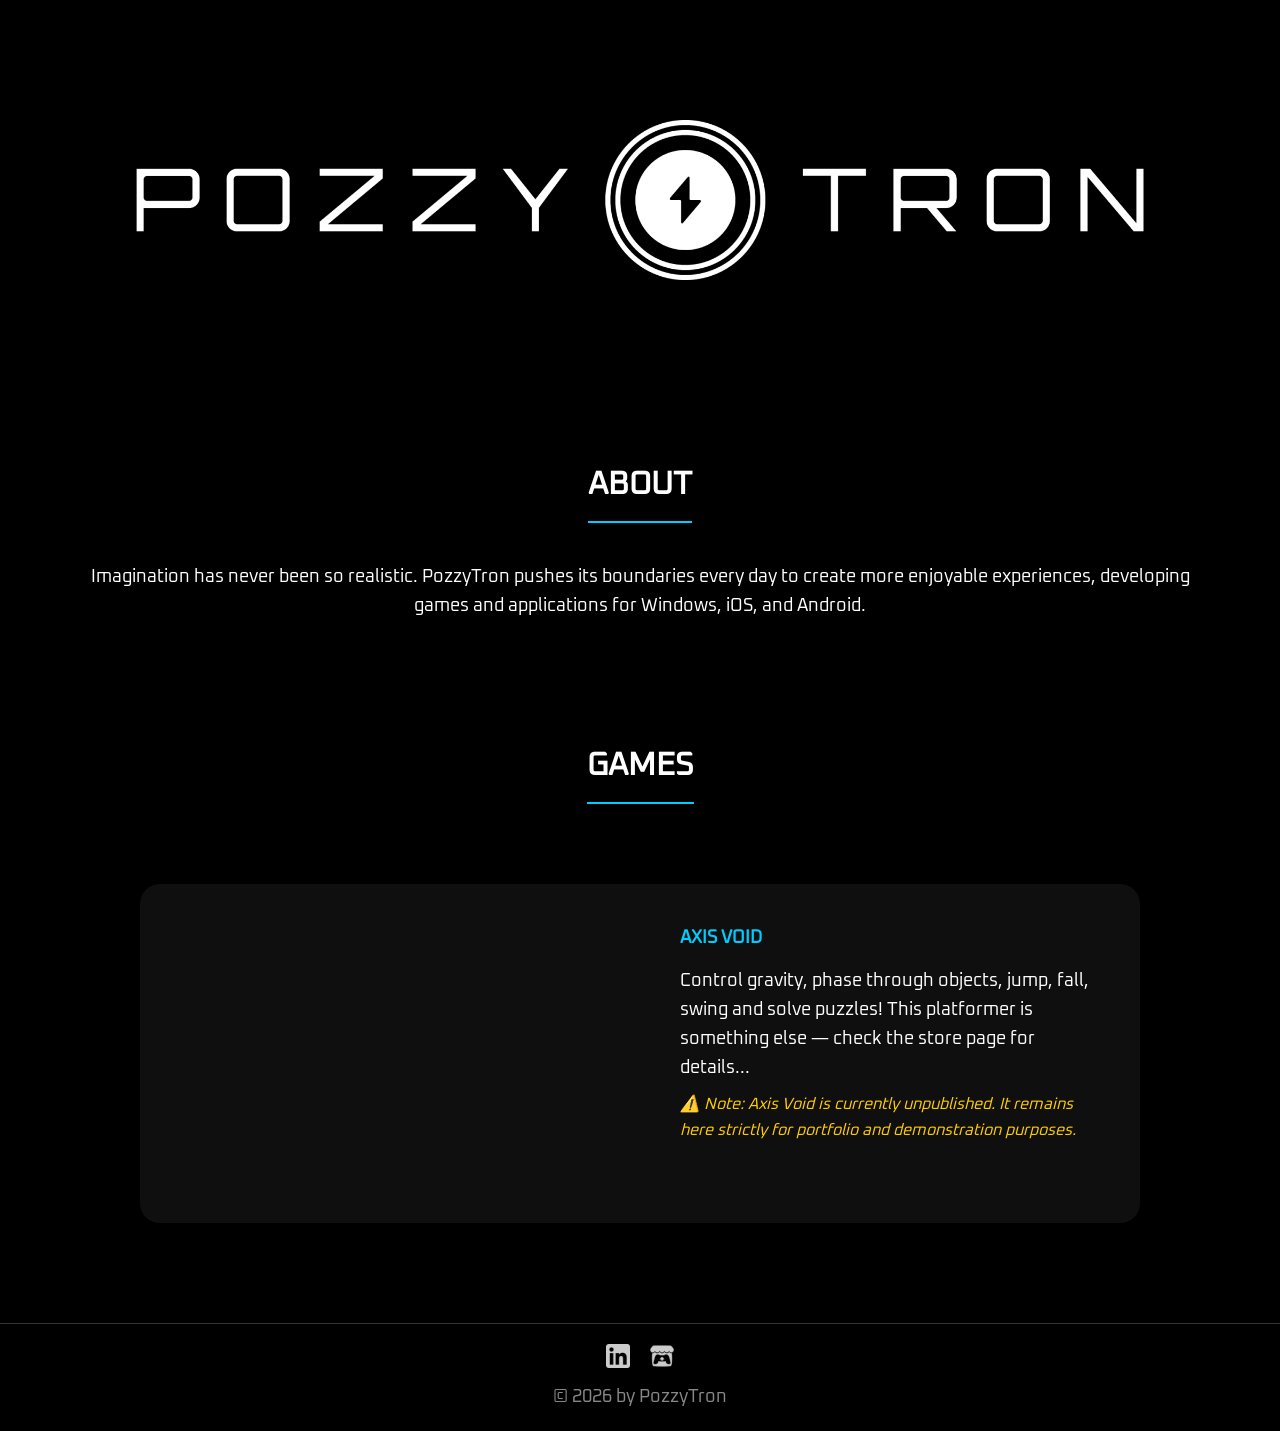
<file: index.html>
<!DOCTYPE html>
<html lang="tr">
<head>
  <meta charset="UTF-8">
  <meta name="viewport" content="width=device-width, initial-scale=1.0">
  <title data-key="fav_title">PozzyTron</title>
  <link rel="icon" type="image/png" href="favicon.png">
  <link rel="stylesheet" href="style.css">
</head>
<body>

  <!-- Yükleme Ekranı (Preloader) -->
  <div id="loader">
    <div class="spinner"></div>
    <p data-key="loader">YÜKLENİYOR...</p>
  </div>

  <!-- Header / Cover Section -->
  <header class="cover">
  </header>

  <!-- Company Description -->
  <section class="section about">
    <div class="container">
      <h2 class="section-title" data-key="about_title">HAKKIMIZDA</h2>
      <p data-key="about_text">Hayal etmek, hiç bu kadar gerçekçi olmamıştı. PozzyTron olarak her gün kendimizi daha ileriye taşıyor ve sizlere daha keyifli bir deneyim sunmak için çabalıyoruz. Windows, iOS ve Android platformları için oyunlar ve uygulamalar geliştiriyoruz.</p>
    </div>
  </section>

  <!-- Projeler Bölümü -->
  <section class="section projects">
    <div class="container">
      <h2 class="section-title" data-key="projects_title">PROJELERİMİZ</h2>

      <div class="project-card">
        <!-- Video Bölümü -->
        <div class="project-video">
          <iframe width="560" height="315" src="https://www.youtube.com/embed/RKN8dkt0n4E?si=FkeovWoNR1bqULzd"
          title="YouTube video player"
          frameborder="0"
          allow="accelerometer; autoplay; clipboard-write; encrypted-media; gyroscope; picture-in-picture; web-share"
          referrerpolicy="strict-origin-when-cross-origin"
          allowfullscreen>
        </iframe>
      </div>

      <!-- İçerik Bölümü -->
      <div class="project-content">
        <div class="text-group">
          <h3>AXIS VOID</h3>
          <p data-key="axis_desc">Yer çekimini kontrol et, cisimlerin içinden geç, zıpla, düş, sallan ve bulmacaları çöz! Bu platformer bir başka, detaylar mağaza sayfasında...</p>
          <p data-key="axis_warning" style="color: #ffcc00; font-style: italic; font-size: 0.9em; margin-top: 10px;">⚠️ Not: Axis Void şu anda yayından kaldırılmıştır. Sadece portfolyo ve demo amacıyla sergilenmektedir.</p>
        </div>
      </div>
      </div>
    </div>
  </section>

<!-- Footer -->
<footer>
  <div class="footer-socials">
    <a href="https://www.linkedin.com/in/pozzytron/" target="_blank" rel="noopener noreferrer" aria-label="LinkedIn">
      <img src="linkedicon.png" alt="LinkedIn">
    </a>
    <a href="https://pozzytron.itch.io/" target="_blank" rel="noopener noreferrer" aria-label="itch.io">
      <img src="itchicon.png" alt="itch.io">
    </a>
  </div>
  <p>© 2026 by PozzyTron</p>
</footer>

<script>
const translations = {
  tr: {
    fav_title: "Ana Sayfa | PozzyTron",
    loader: "YÜKLENİYOR...",
    about_title: "HAKKINDA",
    about_text: "Hayal etmek hiç bu kadar gerçekçi olmamıştı. PozzyTron, daha keyifli deneyimler sunmak için her gün sınırlarını ileri taşıyor; Windows, iOS ve Android için oyunlar ve uygulamalar geliştiriyor.",
    projects_title: "OYUNLAR",
    axis_desc: "Yer çekimini kontrol et, cisimlerin içinden geç, zıpla, düş, sallan ve bulmacaları çöz! Bu platformer bir başka, detaylar mağaza sayfasında...",
    axis_warning: "⚠️ Not: Axis Void şu anda yayından kaldırılmıştır. Sadece portfolyo ve demo amacıyla sergilenmektedir.",
    privacy_policy: "Gizlilik Politikası",
    vein_bloom_desc: "Bir macera oyunu. Detaylar için itch.io sayfasını ziyaret edin.",
    solar_chase_desc: "Detaylar için itch.io sayfasını ziyaret edin.",
    collab_cycle_desc: "It's (like) a magic! Detaylar için itch.io sayfasını ziyaret edin.",
    ote_desc: "Mobil bir aksiyon platformer. Detaylar için itch.io sayfasını ziyaret edin."
  },
  en: {
    fav_title: "Home | PozzyTron",
    loader: "LOADING...",
    about_title: "ABOUT",
    about_text: "Imagination has never been so realistic. PozzyTron pushes its boundaries every day to create more enjoyable experiences, developing games and applications for Windows, iOS, and Android.",
    projects_title: "GAMES",
    axis_desc: "Control gravity, phase through objects, jump, fall, swing and solve puzzles! This platformer is something else — check the store page for details...",
    axis_warning: "⚠️ Note: Axis Void is currently unpublished. It remains here strictly for portfolio and demonstration purposes.",
    privacy_policy: "Privacy Policy",
    vein_bloom_desc: "Feed an alien tree with the elements that appear around you! But be careful—you don’t know yet what will come out of them. Experiment to find out, ward off the leeches that harm your tree, and once you’ve completed your mission, pass on your knowledge to the next generation.",
    solar_chase_desc: "The blazing fire is coming right behind you! Keep your distance, avoid incoming meteors, pick up power-ups and coins. Then compete yourself to break your high score!",
    collab_cycle_desc: "During the day, you can gather resources at your leisure, but don’t think you’re safe... Team up with your friends and rid your charming village of the invading creatures. Magical powers you can’t even imagine are waiting for you!",
    ote_desc: "In the depths of an imaginary future, there are several groups of people that doing dirty things around the World. But, there are also some people wants to change this corrupt order to make this World a better place."
  }
};

const lang = navigator.language.startsWith("tr") ? "tr" : "en";
document.querySelectorAll("[data-key]").forEach(el => {
  const key = el.getAttribute("data-key");
  if (translations[lang][key]) el.textContent = translations[lang][key];
});

window.addEventListener("load", function () {
  document.getElementById("loader").classList.add("loader-hidden");
});
</script>

</body>
</html>
</file>
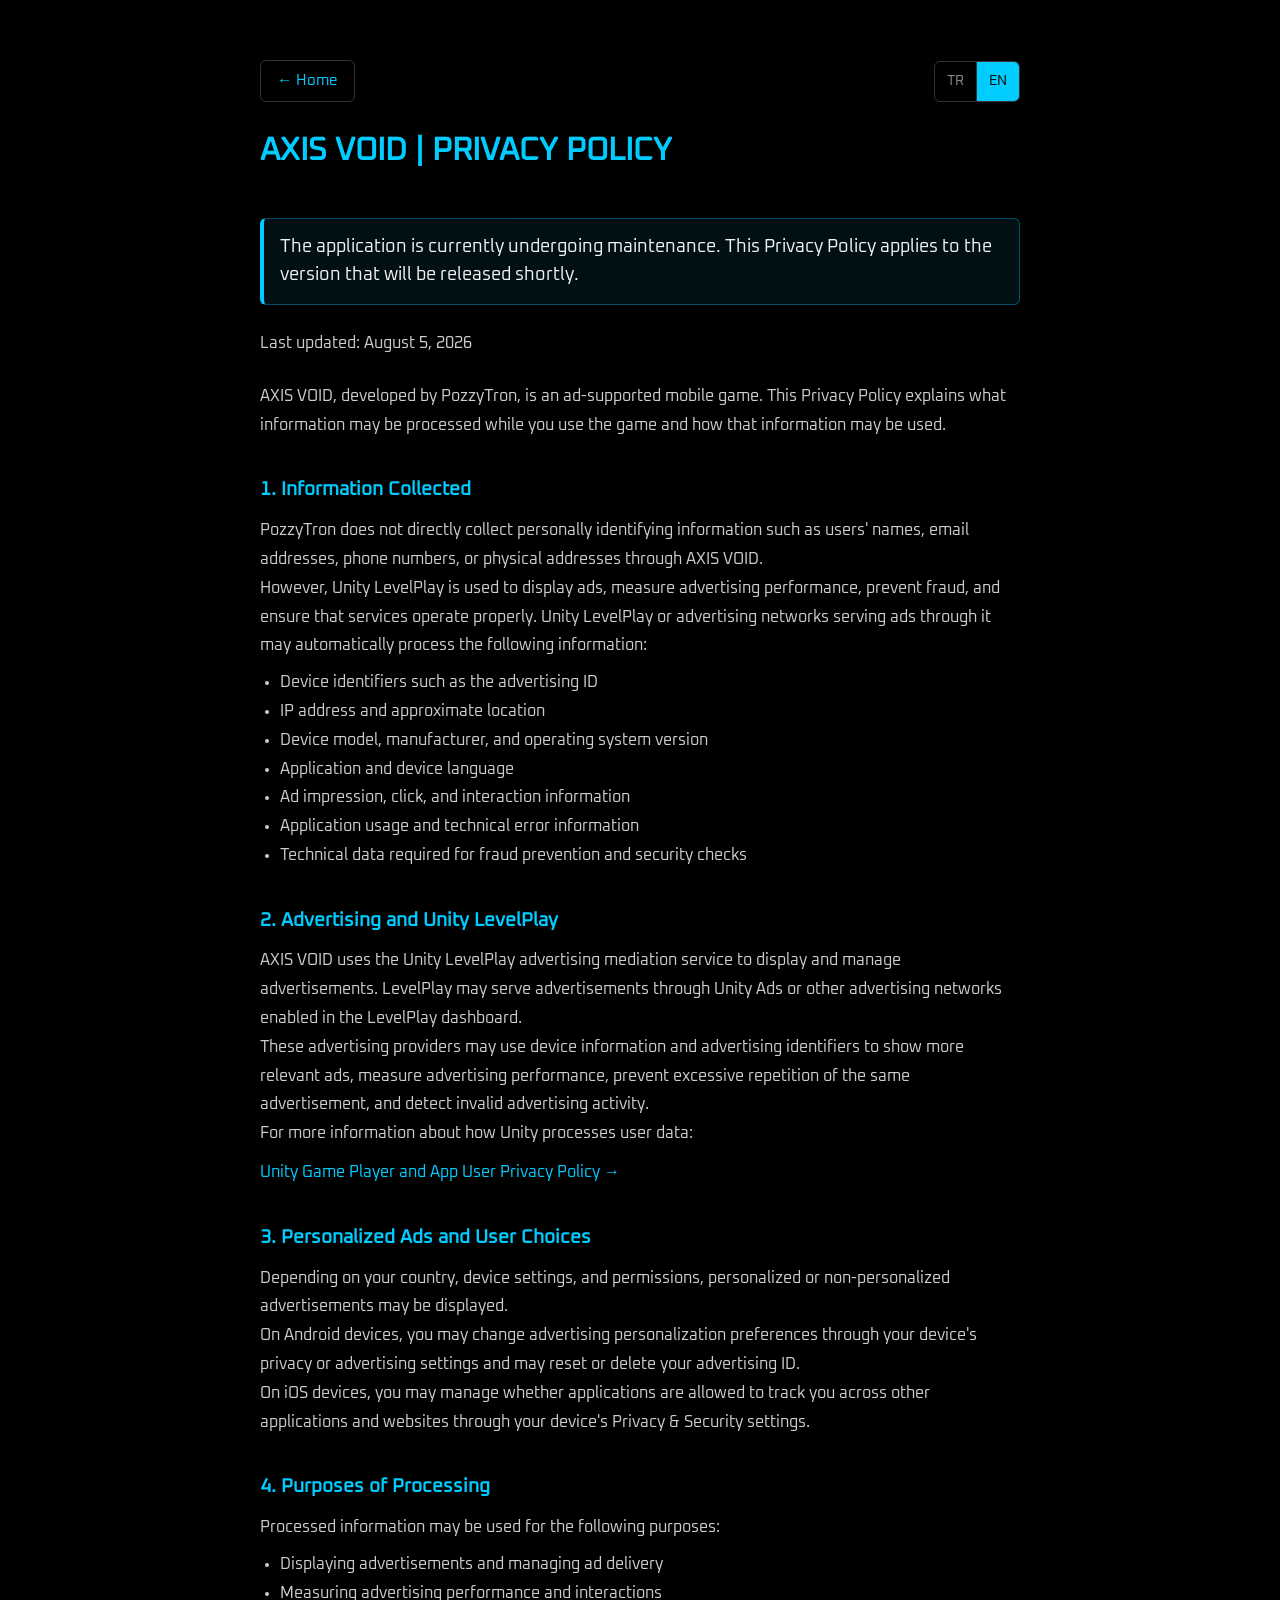
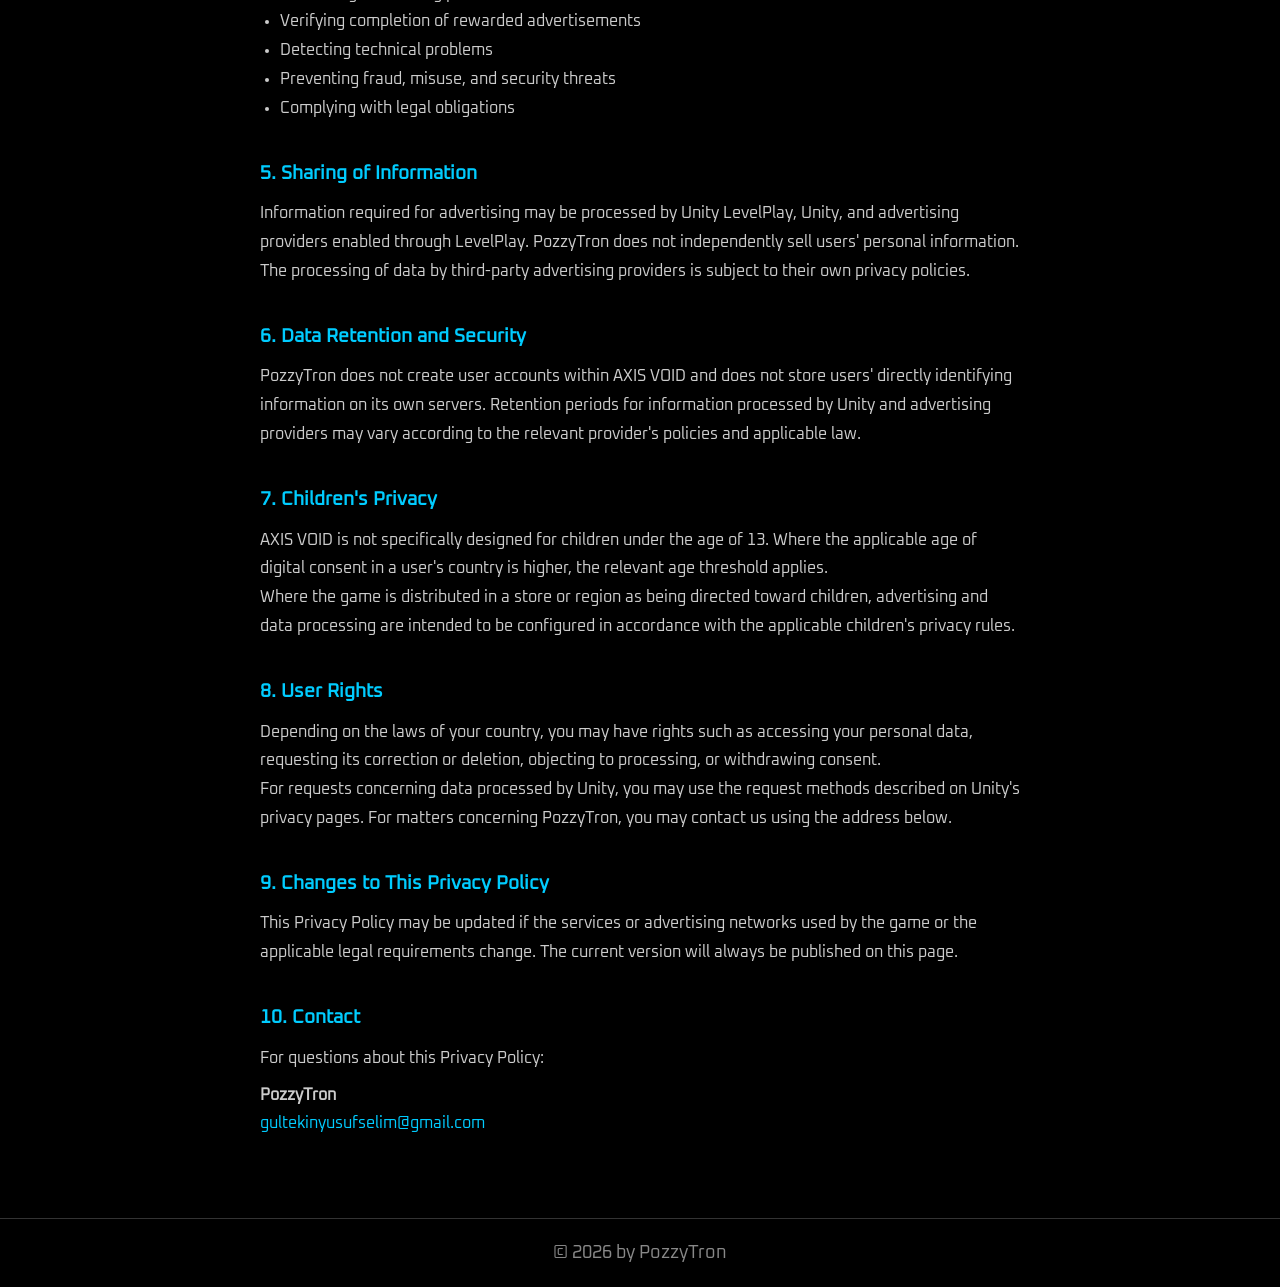
<file: privacy-axis-void.html>
<!DOCTYPE html>
<html lang="tr">
<head>
  <meta charset="UTF-8">
  <meta name="viewport" content="width=device-width, initial-scale=1.0">
  <title>Axis Void - Gizlilik Politikası | PozzyTron</title>
  <link rel="icon" type="image/png" href="favicon.png">
  <link rel="stylesheet" href="style.css">

  <style>
    .privacy-wrap {
      max-width: 800px;
      margin: 0 auto;
      padding: 60px 20px 80px;
      text-align: left;
    }

    .privacy-header {
      display: flex;
      align-items: center;
      justify-content: space-between;
      gap: 16px;
      margin-bottom: 24px;
    }
    
    .maintenance-notice {
      margin: 0 0 24px;
      padding: 14px 16px;
      color: #f2f2f2;
      background: rgba(0, 204, 255, 0.08);
      border: 1px solid rgba(0, 204, 255, 0.35);
      border-left: 4px solid #00ccff;
      border-radius: 6px;
      line-height: 1.6;
    }

    .privacy-wrap h1 {
      margin-top: 20px;
      font-size: 2rem;
      color: #00ccff;
      margin-bottom: 40px;
    }

    .privacy-wrap h2 {
      font-size: 1.2rem;
      color: #00ccff;
      margin: 36px 0 10px;
    }

    .privacy-wrap p,
    .privacy-wrap li {
      color: #cccccc;
      font-size: 1rem;
      line-height: 1.8;
    }

    .privacy-wrap ul {
      padding-left: 20px;
      margin-top: 8px;
    }

    .privacy-wrap a {
      color: #00ccff;
      text-decoration: none;
    }

    .privacy-wrap a:hover {
      text-decoration: underline;
    }

    .back-btn {
      display: inline-block;
      color: #888;
      font-size: 0.95rem;
      text-decoration: none;
      border: 1px solid #333;
      padding: 8px 16px;
      border-radius: 6px;
      transition: all 0.2s ease;
    }

    .back-btn:hover {
      color: #fff;
      border-color: #666;
      text-decoration: none;
    }

    .language-switch {
      display: inline-flex;
      overflow: hidden;
      border: 1px solid #333;
      border-radius: 6px;
      flex-shrink: 0;
    }

    .language-switch button {
      appearance: none;
      border: 0;
      background: transparent;
      color: #888;
      padding: 8px 12px;
      cursor: pointer;
      font: inherit;
      font-size: 0.9rem;
      transition: background-color 0.2s ease, color 0.2s ease;
    }

    .language-switch button + button {
      border-left: 1px solid #333;
    }

    .language-switch button:hover {
      color: #fff;
    }

    .language-switch button.active {
      color: #111;
      background: #00ccff;
    }

    .updated {
      color: #555;
      font-size: 0.9rem;
      margin-top: 8px;
    }

    @media (max-width: 560px) {
      .privacy-wrap {
        padding-top: 32px;
      }

      .privacy-header {
        align-items: stretch;
        flex-direction: column;
      }

      .back-btn {
        align-self: flex-start;
      }

      .language-switch {
        align-self: flex-start;
      }

      .privacy-wrap h1 {
        font-size: 1.6rem;
      }
    }
  </style>
</head>

<body>
  <div id="loader">
    <div class="spinner"></div>
    <p data-key="loader">YÜKLENİYOR...</p>
  </div>

  <main class="privacy-wrap">
    <div class="privacy-header">
      <a href="index.html" class="back-btn" data-key="back">← Ana Sayfa</a>

      <div class="language-switch" aria-label="Language">
        <button type="button" data-lang="tr">TR</button>
        <button type="button" data-lang="en">EN</button>
      </div>
    </div>

    <h1 data-key="page_title">AXIS VOID | GİZLİLİK POLİTİKASI</h1>
    <div class="maintenance-notice" data-key="maintenance_notice">Uygulama şu anda bakım sürecindedir. Bu gizlilik politikası, kısa süre sonra yayınlanacak sürüm için geçerlidir.</div>
    <p class="updated" data-key="updated">Son güncelleme: 5 Ağustos 2026</p>

    <p style="margin-top:24px" data-key="intro">
      PozzyTron tarafından geliştirilen AXIS VOID, reklam destekli bir mobil oyundur. Bu Gizlilik Politikası, oyunu kullandığınız sırada hangi bilgilerin işlenebileceğini ve bu bilgilerin nasıl kullanıldığını açıklar.
    </p>

    <h2 data-key="s1_title">1. Toplanan Bilgiler</h2>

    <p data-key="s1_text">
      PozzyTron, AXIS VOID üzerinden kullanıcıların ad, e-posta adresi, telefon numarası veya açık adresi gibi doğrudan kimlik belirleyici bilgilerini kendisi toplamaz.
    </p>

    <p data-key="s1_sdk_text">
      Ancak oyunda reklam göstermek, reklam performansını ölçmek, sahtekârlığı önlemek ve hizmetlerin düzgün çalışmasını sağlamak amacıyla Unity LevelPlay kullanılmaktadır. Unity LevelPlay veya onun üzerinden reklam sunan reklam ağları aşağıdaki bilgileri otomatik olarak işleyebilir:
    </p>

    <ul>
      <li data-key="s1_li1">Reklam kimliği gibi cihaz tanımlayıcıları</li>
      <li data-key="s1_li2">IP adresi ve yaklaşık konum bilgisi</li>
      <li data-key="s1_li3">Cihaz modeli, üreticisi ve işletim sistemi sürümü</li>
      <li data-key="s1_li4">Uygulama ve cihaz dili</li>
      <li data-key="s1_li5">Reklam görüntüleme, tıklama ve etkileşim bilgileri</li>
      <li data-key="s1_li6">Uygulama kullanımı ve teknik hata bilgileri</li>
      <li data-key="s1_li7">Sahtekârlık ve güvenlik kontrolleri için gerekli teknik veriler</li>
    </ul>

    <h2 data-key="s2_title">2. Reklamlar ve Unity LevelPlay</h2>

    <p data-key="s2_text">
      AXIS VOID, reklamların gösterilmesi ve yönetilmesi için Unity LevelPlay reklam aracılık hizmetini kullanır. LevelPlay, reklamların Unity Ads veya LevelPlay panelinde etkinleştirilen diğer reklam ağları üzerinden sunulmasını sağlayabilir.
    </p>

    <p data-key="s2_detail">
      Bu reklam sağlayıcıları, kullanıcıya daha uygun reklamlar göstermek, reklamların performansını ölçmek, aynı reklamın aşırı gösterilmesini önlemek ve geçersiz reklam faaliyetlerini tespit etmek amacıyla cihaz bilgilerini ve reklam kimliklerini kullanabilir.
    </p>

    <p data-key="s2_more">
      Unity'nin kullanıcı verilerini nasıl işlediği hakkında daha fazla bilgi için:
    </p>

    <p style="margin-top:10px">
      <a
        href="https://unity.com/legal/game-player-and-app-user-privacy-policy"
        target="_blank"
        rel="noopener noreferrer"
        data-key="s2_link"
      >Unity Game Player and App User Privacy Policy →</a>
    </p>

    <h2 data-key="s3_title">3. Kişiselleştirilmiş Reklamlar ve Kullanıcı Tercihleri</h2>

    <p data-key="s3_text">
      Bulunduğunuz ülkeye, cihaz ayarlarınıza ve verdiğiniz izinlere bağlı olarak kişiselleştirilmiş veya kişiselleştirilmemiş reklamlar gösterilebilir.
    </p>

    <p data-key="s3_android">
      Android cihazlarda reklam kişiselleştirme tercihlerinizi cihazınızın gizlilik veya reklam ayarları üzerinden değiştirebilir ve reklam kimliğinizi sıfırlayabilir ya da silebilirsiniz.
    </p>

    <p data-key="s3_ios">
      iOS cihazlarda uygulamaların sizi diğer uygulamalar ve internet siteleri arasında takip etmesine izin verip vermeyeceğinizi cihazınızın Gizlilik ve Güvenlik ayarlarından yönetebilirsiniz.
    </p>

    <h2 data-key="s4_title">4. Bilgilerin Kullanım Amaçları</h2>

    <p data-key="s4_text">İşlenen bilgiler şu amaçlarla kullanılabilir:</p>

    <ul>
      <li data-key="s4_li1">Reklam göstermek ve reklam teslimatını yönetmek</li>
      <li data-key="s4_li2">Reklam performansını ve etkileşimlerini ölçmek</li>
      <li data-key="s4_li3">Ödüllü reklamların tamamlandığını doğrulamak</li>
      <li data-key="s4_li4">Teknik sorunları tespit etmek</li>
      <li data-key="s4_li5">Sahtekârlığı, kötüye kullanımı ve güvenlik tehditlerini önlemek</li>
      <li data-key="s4_li6">Yasal yükümlülükleri yerine getirmek</li>
    </ul>

    <h2 data-key="s5_title">5. Bilgilerin Paylaşılması</h2>

    <p data-key="s5_text">
      Reklam gösterimi için gerekli bilgiler Unity LevelPlay, Unity ve LevelPlay üzerinden etkinleştirilen reklam sağlayıcıları tarafından işlenebilir. PozzyTron, kullanıcıların kişisel bilgilerini bağımsız olarak satmaz.
    </p>

    <p data-key="s5_detail">
      Üçüncü taraf reklam sağlayıcılarının verileri işlemesi kendi gizlilik politikalarına tabidir.
    </p>

    <h2 data-key="s6_title">6. Veri Saklama ve Güvenlik</h2>

    <p data-key="s6_text">
      PozzyTron, AXIS VOID içerisinde kullanıcı hesabı oluşturmaz ve kullanıcıların doğrudan kimlik belirleyici bilgilerini kendi sunucularında saklamaz. Unity ve reklam sağlayıcıları tarafından işlenen bilgilerin saklama süreleri ilgili hizmet sağlayıcının politikasına ve geçerli yasalara göre değişebilir.
    </p>

    <h2 data-key="s7_title">7. Çocukların Gizliliği</h2>

    <p data-key="s7_text">
      AXIS VOID özellikle 13 yaşın altındaki çocuklara yönelik olarak tasarlanmamıştır. Kullanıcının bulunduğu ülkede geçerli olan dijital rıza yaşı daha yüksekse ilgili yaş sınırı uygulanır.
    </p>

    <p data-key="s7_detail">
      Oyunun çocuklara yönelik olarak dağıtıldığı bir mağaza veya bölgede, reklamların ve veri işlemenin ilgili çocuk gizliliği kurallarına uygun şekilde yapılandırılması amaçlanır.
    </p>

    <h2 data-key="s8_title">8. Kullanıcı Hakları</h2>

    <p data-key="s8_text">
      Bulunduğunuz ülkenin yasalarına bağlı olarak kişisel verilerinize erişme, düzeltilmesini veya silinmesini isteme, veri işlemeye itiraz etme ya da verilen izni geri çekme gibi haklara sahip olabilirsiniz.
    </p>

    <p data-key="s8_detail">
      Unity tarafından işlenen verilerle ilgili talepler için Unity'nin gizlilik sayfasındaki başvuru yöntemlerini kullanabilirsiniz. PozzyTron ile ilgili talepler için aşağıdaki iletişim adresinden bize ulaşabilirsiniz.
    </p>

    <h2 data-key="s9_title">9. Gizlilik Politikasındaki Değişiklikler</h2>

    <p data-key="s9_text">
      Bu Gizlilik Politikası; oyunda kullanılan hizmetlerin, reklam ağlarının veya yasal gerekliliklerin değişmesi halinde güncellenebilir. Güncel sürüm her zaman bu sayfada yayımlanır.
    </p>

    <h2 data-key="s10_title">10. İletişim</h2>

    <p data-key="s10_text">Bu Gizlilik Politikası hakkında sorularınız için:</p>

    <p style="margin-top:8px">
      <strong>PozzyTron</strong><br>
      <a href="mailto:gultekinyusufselim@gmail.com">gultekinyusufselim@gmail.com</a>
    </p>
  </main>

  <footer>
    <p>© 2026 by PozzyTron</p>
  </footer>

  <script>
    const translations = {
      tr: {
        loader: "YÜKLENİYOR...",
        back: "← Ana Sayfa",
        page_title: "AXIS VOID | GİZLİLİK POLİTİKASI",
        maintenance_notice: "Uygulama şu anda bakım sürecindedir. Bu gizlilik politikası, kısa süre sonra yayınlanacak sürüm için geçerlidir.",
        updated: "Son güncelleme: 5 Ağustos 2026",
        intro: "PozzyTron tarafından geliştirilen AXIS VOID, reklam destekli bir mobil oyundur. Bu Gizlilik Politikası, oyunu kullandığınız sırada hangi bilgilerin işlenebileceğini ve bu bilgilerin nasıl kullanıldığını açıklar.",
        s1_title: "1. Toplanan Bilgiler",
        s1_text: "PozzyTron, AXIS VOID üzerinden kullanıcıların ad, e-posta adresi, telefon numarası veya açık adresi gibi doğrudan kimlik belirleyici bilgilerini kendisi toplamaz.",
        s1_sdk_text: "Ancak oyunda reklam göstermek, reklam performansını ölçmek, sahtekârlığı önlemek ve hizmetlerin düzgün çalışmasını sağlamak amacıyla Unity LevelPlay kullanılmaktadır. Unity LevelPlay veya onun üzerinden reklam sunan reklam ağları aşağıdaki bilgileri otomatik olarak işleyebilir:",
        s1_li1: "Reklam kimliği gibi cihaz tanımlayıcıları",
        s1_li2: "IP adresi ve yaklaşık konum bilgisi",
        s1_li3: "Cihaz modeli, üreticisi ve işletim sistemi sürümü",
        s1_li4: "Uygulama ve cihaz dili",
        s1_li5: "Reklam görüntüleme, tıklama ve etkileşim bilgileri",
        s1_li6: "Uygulama kullanımı ve teknik hata bilgileri",
        s1_li7: "Sahtekârlık ve güvenlik kontrolleri için gerekli teknik veriler",
        s2_title: "2. Reklamlar ve Unity LevelPlay",
        s2_text: "AXIS VOID, reklamların gösterilmesi ve yönetilmesi için Unity LevelPlay reklam aracılık hizmetini kullanır. LevelPlay, reklamların Unity Ads veya LevelPlay panelinde etkinleştirilen diğer reklam ağları üzerinden sunulmasını sağlayabilir.",
        s2_detail: "Bu reklam sağlayıcıları, kullanıcıya daha uygun reklamlar göstermek, reklamların performansını ölçmek, aynı reklamın aşırı gösterilmesini önlemek ve geçersiz reklam faaliyetlerini tespit etmek amacıyla cihaz bilgilerini ve reklam kimliklerini kullanabilir.",
        s2_more: "Unity'nin kullanıcı verilerini nasıl işlediği hakkında daha fazla bilgi için:",
        s2_link: "Unity Game Player and App User Privacy Policy →",
        s3_title: "3. Kişiselleştirilmiş Reklamlar ve Kullanıcı Tercihleri",
        s3_text: "Bulunduğunuz ülkeye, cihaz ayarlarınıza ve verdiğiniz izinlere bağlı olarak kişiselleştirilmiş veya kişiselleştirilmemiş reklamlar gösterilebilir.",
        s3_android: "Android cihazlarda reklam kişiselleştirme tercihlerinizi cihazınızın gizlilik veya reklam ayarları üzerinden değiştirebilir ve reklam kimliğinizi sıfırlayabilir ya da silebilirsiniz.",
        s3_ios: "iOS cihazlarda uygulamaların sizi diğer uygulamalar ve internet siteleri arasında takip etmesine izin verip vermeyeceğinizi cihazınızın Gizlilik ve Güvenlik ayarlarından yönetebilirsiniz.",
        s4_title: "4. Bilgilerin Kullanım Amaçları",
        s4_text: "İşlenen bilgiler şu amaçlarla kullanılabilir:",
        s4_li1: "Reklam göstermek ve reklam teslimatını yönetmek",
        s4_li2: "Reklam performansını ve etkileşimlerini ölçmek",
        s4_li3: "Ödüllü reklamların tamamlandığını doğrulamak",
        s4_li4: "Teknik sorunları tespit etmek",
        s4_li5: "Sahtekârlığı, kötüye kullanımı ve güvenlik tehditlerini önlemek",
        s4_li6: "Yasal yükümlülükleri yerine getirmek",
        s5_title: "5. Bilgilerin Paylaşılması",
        s5_text: "Reklam gösterimi için gerekli bilgiler Unity LevelPlay, Unity ve LevelPlay üzerinden etkinleştirilen reklam sağlayıcıları tarafından işlenebilir. PozzyTron, kullanıcıların kişisel bilgilerini bağımsız olarak satmaz.",
        s5_detail: "Üçüncü taraf reklam sağlayıcılarının verileri işlemesi kendi gizlilik politikalarına tabidir.",
        s6_title: "6. Veri Saklama ve Güvenlik",
        s6_text: "PozzyTron, AXIS VOID içerisinde kullanıcı hesabı oluşturmaz ve kullanıcıların doğrudan kimlik belirleyici bilgilerini kendi sunucularında saklamaz. Unity ve reklam sağlayıcıları tarafından işlenen bilgilerin saklama süreleri ilgili hizmet sağlayıcının politikasına ve geçerli yasalara göre değişebilir.",
        s7_title: "7. Çocukların Gizliliği",
        s7_text: "AXIS VOID özellikle 13 yaşın altındaki çocuklara yönelik olarak tasarlanmamıştır. Kullanıcının bulunduğu ülkede geçerli olan dijital rıza yaşı daha yüksekse ilgili yaş sınırı uygulanır.",
        s7_detail: "Oyunun çocuklara yönelik olarak dağıtıldığı bir mağaza veya bölgede, reklamların ve veri işlemenin ilgili çocuk gizliliği kurallarına uygun şekilde yapılandırılması amaçlanır.",
        s8_title: "8. Kullanıcı Hakları",
        s8_text: "Bulunduğunuz ülkenin yasalarına bağlı olarak kişisel verilerinize erişme, düzeltilmesini veya silinmesini isteme, veri işlemeye itiraz etme ya da verilen izni geri çekme gibi haklara sahip olabilirsiniz.",
        s8_detail: "Unity tarafından işlenen verilerle ilgili talepler için Unity'nin gizlilik sayfasındaki başvuru yöntemlerini kullanabilirsiniz. PozzyTron ile ilgili talepler için aşağıdaki iletişim adresinden bize ulaşabilirsiniz.",
        s9_title: "9. Gizlilik Politikasındaki Değişiklikler",
        s9_text: "Bu Gizlilik Politikası; oyunda kullanılan hizmetlerin, reklam ağlarının veya yasal gerekliliklerin değişmesi halinde güncellenebilir. Güncel sürüm her zaman bu sayfada yayımlanır.",
        s10_title: "10. İletişim",
        s10_text: "Bu Gizlilik Politikası hakkında sorularınız için:"
      },

      en: {
        loader: "LOADING...",
        back: "← Home",
        page_title: "AXIS VOID | PRIVACY POLICY",
        maintenance_notice: "The application is currently undergoing maintenance. This Privacy Policy applies to the version that will be released shortly.",
        updated: "Last updated: August 5, 2026",
        intro: "AXIS VOID, developed by PozzyTron, is an ad-supported mobile game. This Privacy Policy explains what information may be processed while you use the game and how that information may be used.",
        s1_title: "1. Information Collected",
        s1_text: "PozzyTron does not directly collect personally identifying information such as users' names, email addresses, phone numbers, or physical addresses through AXIS VOID.",
        s1_sdk_text: "However, Unity LevelPlay is used to display ads, measure advertising performance, prevent fraud, and ensure that services operate properly. Unity LevelPlay or advertising networks serving ads through it may automatically process the following information:",
        s1_li1: "Device identifiers such as the advertising ID",
        s1_li2: "IP address and approximate location",
        s1_li3: "Device model, manufacturer, and operating system version",
        s1_li4: "Application and device language",
        s1_li5: "Ad impression, click, and interaction information",
        s1_li6: "Application usage and technical error information",
        s1_li7: "Technical data required for fraud prevention and security checks",
        s2_title: "2. Advertising and Unity LevelPlay",
        s2_text: "AXIS VOID uses the Unity LevelPlay advertising mediation service to display and manage advertisements. LevelPlay may serve advertisements through Unity Ads or other advertising networks enabled in the LevelPlay dashboard.",
        s2_detail: "These advertising providers may use device information and advertising identifiers to show more relevant ads, measure advertising performance, prevent excessive repetition of the same advertisement, and detect invalid advertising activity.",
        s2_more: "For more information about how Unity processes user data:",
        s2_link: "Unity Game Player and App User Privacy Policy →",
        s3_title: "3. Personalized Ads and User Choices",
        s3_text: "Depending on your country, device settings, and permissions, personalized or non-personalized advertisements may be displayed.",
        s3_android: "On Android devices, you may change advertising personalization preferences through your device's privacy or advertising settings and may reset or delete your advertising ID.",
        s3_ios: "On iOS devices, you may manage whether applications are allowed to track you across other applications and websites through your device's Privacy & Security settings.",
        s4_title: "4. Purposes of Processing",
        s4_text: "Processed information may be used for the following purposes:",
        s4_li1: "Displaying advertisements and managing ad delivery",
        s4_li2: "Measuring advertising performance and interactions",
        s4_li3: "Verifying completion of rewarded advertisements",
        s4_li4: "Detecting technical problems",
        s4_li5: "Preventing fraud, misuse, and security threats",
        s4_li6: "Complying with legal obligations",
        s5_title: "5. Sharing of Information",
        s5_text: "Information required for advertising may be processed by Unity LevelPlay, Unity, and advertising providers enabled through LevelPlay. PozzyTron does not independently sell users' personal information.",
        s5_detail: "The processing of data by third-party advertising providers is subject to their own privacy policies.",
        s6_title: "6. Data Retention and Security",
        s6_text: "PozzyTron does not create user accounts within AXIS VOID and does not store users' directly identifying information on its own servers. Retention periods for information processed by Unity and advertising providers may vary according to the relevant provider's policies and applicable law.",
        s7_title: "7. Children's Privacy",
        s7_text: "AXIS VOID is not specifically designed for children under the age of 13. Where the applicable age of digital consent in a user's country is higher, the relevant age threshold applies.",
        s7_detail: "Where the game is distributed in a store or region as being directed toward children, advertising and data processing are intended to be configured in accordance with the applicable children's privacy rules.",
        s8_title: "8. User Rights",
        s8_text: "Depending on the laws of your country, you may have rights such as accessing your personal data, requesting its correction or deletion, objecting to processing, or withdrawing consent.",
        s8_detail: "For requests concerning data processed by Unity, you may use the request methods described on Unity's privacy pages. For matters concerning PozzyTron, you may contact us using the address below.",
        s9_title: "9. Changes to This Privacy Policy",
        s9_text: "This Privacy Policy may be updated if the services or advertising networks used by the game or the applicable legal requirements change. The current version will always be published on this page.",
        s10_title: "10. Contact",
        s10_text: "For questions about this Privacy Policy:"
      }
    };

    const supportedLanguages = ["tr", "en"];

    function getInitialLanguage() {
      const savedLanguage = localStorage.getItem("pozzytron-language");

      if (supportedLanguages.includes(savedLanguage)) {
        return savedLanguage;
      }

      return navigator.language.toLowerCase().startsWith("tr") ? "tr" : "en";
    }

    function setLanguage(language) {
      const selectedLanguage = supportedLanguages.includes(language) ? language : "en";
      const dictionary = translations[selectedLanguage];

      document.documentElement.lang = selectedLanguage;

      document.querySelectorAll("[data-key]").forEach((element) => {
        const key = element.dataset.key;

        if (dictionary[key]) {
          element.textContent = dictionary[key];
        }
      });

      document.title = selectedLanguage === "tr"
        ? "Axis Void - Gizlilik Politikası | PozzyTron"
        : "Axis Void - Privacy Policy | PozzyTron";

      document.querySelectorAll("[data-lang]").forEach((button) => {
        const isActive = button.dataset.lang === selectedLanguage;
        button.classList.toggle("active", isActive);
        button.setAttribute("aria-pressed", String(isActive));
      });

      localStorage.setItem("pozzytron-language", selectedLanguage);
    }

    document.querySelectorAll("[data-lang]").forEach((button) => {
      button.addEventListener("click", () => {
        setLanguage(button.dataset.lang);
      });
    });

    setLanguage(getInitialLanguage());

    window.addEventListener("load", () => {
      const loader = document.getElementById("loader");

      if (loader) {
        loader.classList.add("loader-hidden");
      }
    });
  </script>
</body>
</html>
</file>
<file: style.css>
@font-face {
    font-family: 'Oxanium';
    src: url('oxanium.ttf') format('truetype');
    font-weight: normal;
    font-style: normal;
}

* {
    margin: 0;
    padding: 0;
    box-sizing: border-box;
    font-family: 'Oxanium', sans-serif;
}

body {
    background-color: #000000;
    color: #ffffff;
    line-height: 1.6;
    font-size: 18px;
    scroll-behavior: smooth;
    -webkit-font-smoothing: antialiased;
}

#loader {
    position: fixed;
    width: 100%;
    height: 100vh;
    background: #000000;
    display: flex;
    flex-direction: column;
    justify-content: center;
    align-items: center;
    z-index: 9999;
    transition: opacity 0.5s ease, visibility 0.5s ease;
}

.spinner {
    width: 50px;
    height: 50px;
    border: 5px solid rgba(0, 255, 204, 0.1);
    border-top: 5px solid #00ccff;
    border-radius: 50%;
    animation: spin 1s linear infinite;
}

#loader p {
    margin-top: 30px;
    font-size: 1.3rem;
    color: #00ccff;
    text-transform: uppercase;
    font-family: 'Oxanium', sans-serif;
}

@keyframes spin {
    0% { transform: rotate(0deg); }
    100% { transform: rotate(360deg); }
}

.loader-hidden {
    opacity: 0;
    visibility: hidden;
}

.container {
    width: 90%;
    margin: 0 auto;
    text-align: center;
}

.cover {
    height: 400px;
    display: flex;
    align-items: center;
    justify-content: center;
    text-align: center;
    background-image: url('cover-bg.png');
    background-size: cover;
    background-position: center;
    background-repeat: no-repeat;
}

.section {
    padding: 60px 20px;
}

.section-title {
    font-size: 2rem;
    margin-bottom: 40px;
    border-bottom: 2px solid #00ccff;
    display: inline-block;
    padding-bottom: 10px;
}

.project-card {
    background: #0f0f0f;
    padding: 40px;
    border-radius: 20px;
    margin: 40px auto;
    max-width: 1000px;
    width: 95%;
    display: flex;
    align-items: stretch;
    gap: 40px;
    text-align: left;
}

.project-video {
    width: 50%;
    aspect-ratio: 16 / 9;
    border-radius: 10px;
    overflow: hidden;
    transform: translateZ(0);
}

.project-video iframe {
    width: 100%;
    height: 100%;
    border: none;
}

.project-content {
    flex: 1;
    display: flex;
    flex-direction: column;
    justify-content: space-between;
    min-height: 100%;
}

.project-content h3 {
    font-size: 1.1rem;
    margin-bottom: 15px;
    color: #00ccff;
    font-weight: 800;
}

footer {
    padding: 20px;
    text-align: center;
    border-top: 1px solid #333;
    font-size: 1.1rem;
    color: #888;
}

.footer-socials {
    display: flex;
    justify-content: center;
    align-items: center;
    gap: 20px;
    margin-bottom: 15px;
}

.footer-socials a {
    display: flex;
    align-items: center;
    justify-content: center;
    transition: transform 0.3s ease, opacity 0.3s ease;
    opacity: 0.8;
}

.footer-socials a:hover {
    transform: translateY(-3px);
    opacity: 1;
}

.footer-socials img,
.footer-socials svg {
    width: 24px;
    height: 24px;
}

.project-img {
    width: 50%;
    aspect-ratio: 16 / 9;
    border-radius: 10px;
    overflow: hidden;
    transform: translateZ(0);
}

.project-img img {
    width: 100%;
    height: 100%;
    object-fit: cover;
    display: block;
}

@media (max-width: 768px) {
    .cover {
        width: 100%;
        aspect-ratio: 1;
        height: auto;
        min-height: auto;
        background-size: contain;
        background-repeat: no-repeat;
        background-position: center;
        background-image: url('mobile-bg.png');
    }

    .container {
        width: 95%;
    }

    .project-card {
        background: #0f0f0f;
        flex-direction: column;
        align-items: center;
        text-align: center;
        gap: 20px;
        padding: 20px;
    }

    .project-img {
        width: 100%;
        max-width: none;
    }

    .project-video,
    .project-img {
        width: 100%;
        margin-bottom: 20px;
    }

    .project-content {
        width: 100%;
    }

    .links {
        justify-content: center;
        flex-wrap: wrap;
    }

    .links-secondary {
        justify-content: center;
    }

    .section-title {
        font-size: 1.5rem;
    }

    .about p {
        font-size: 1rem;
    }
}
</file>
